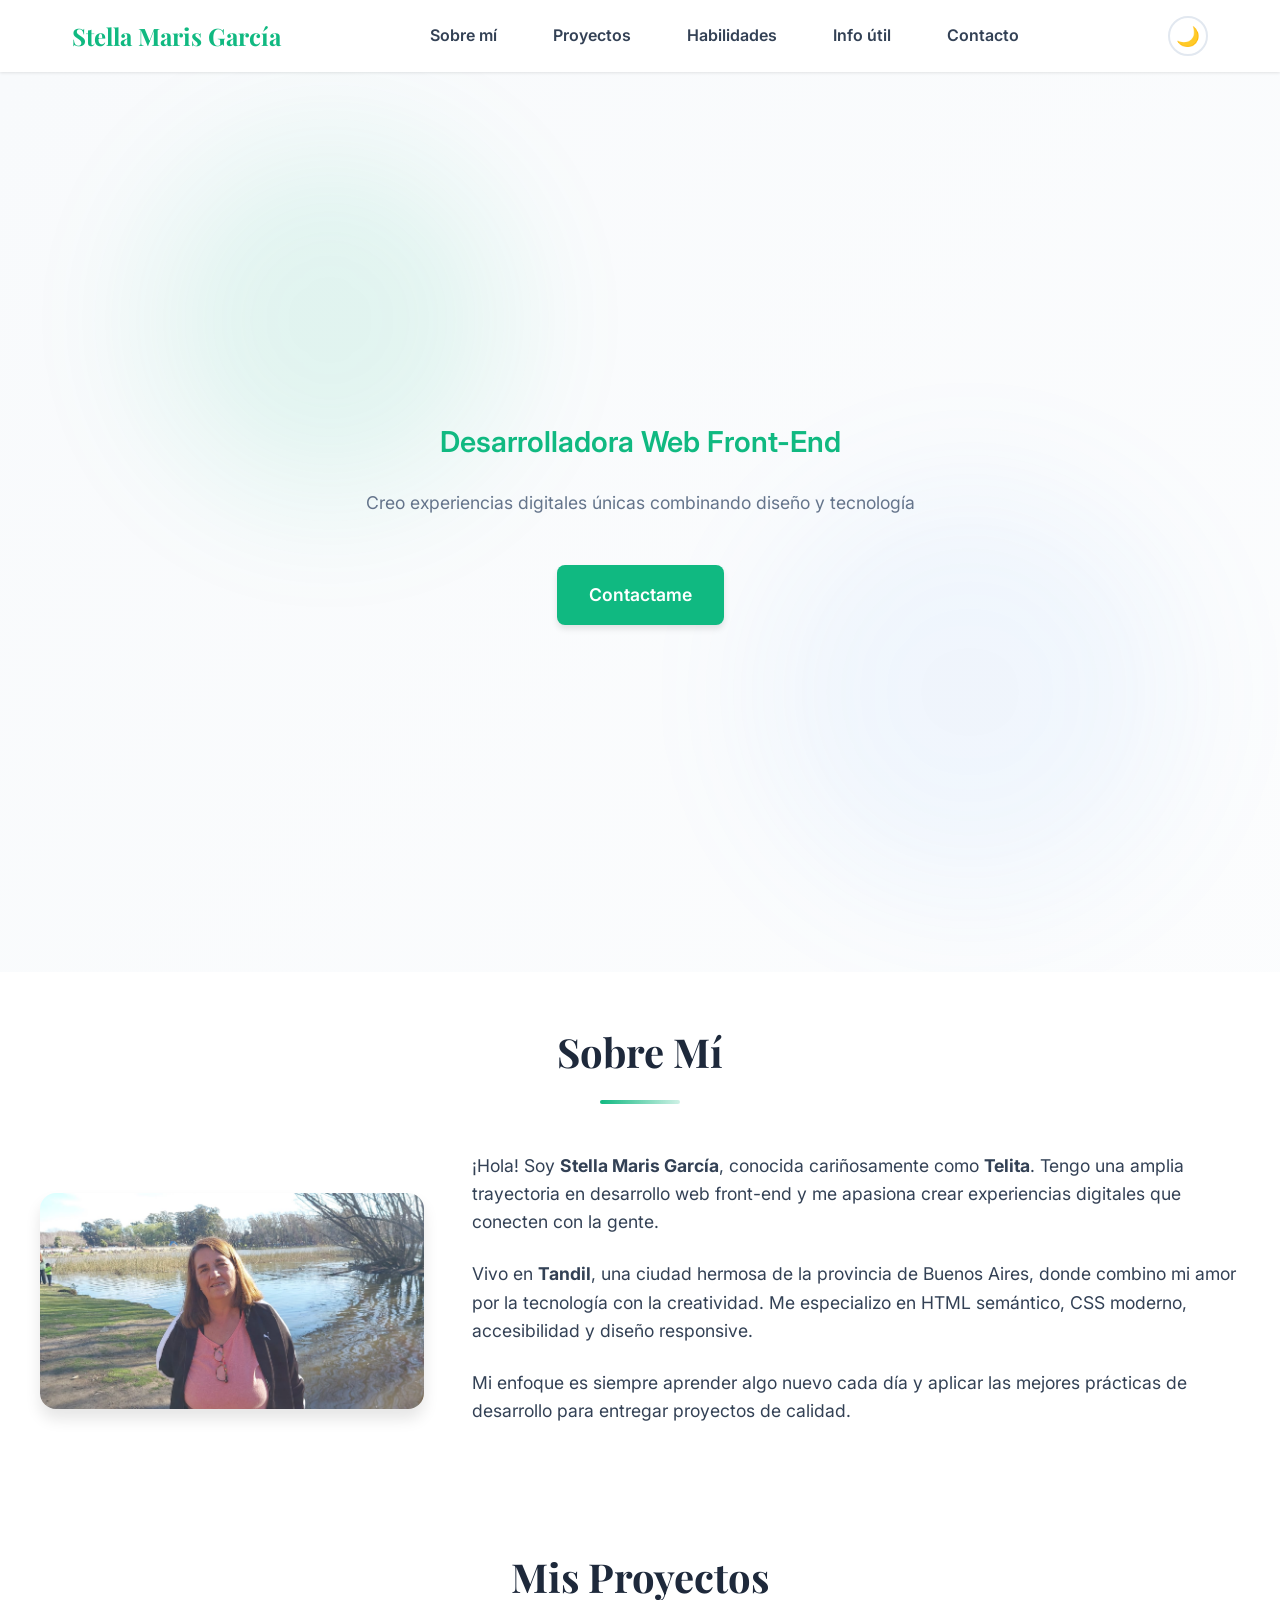
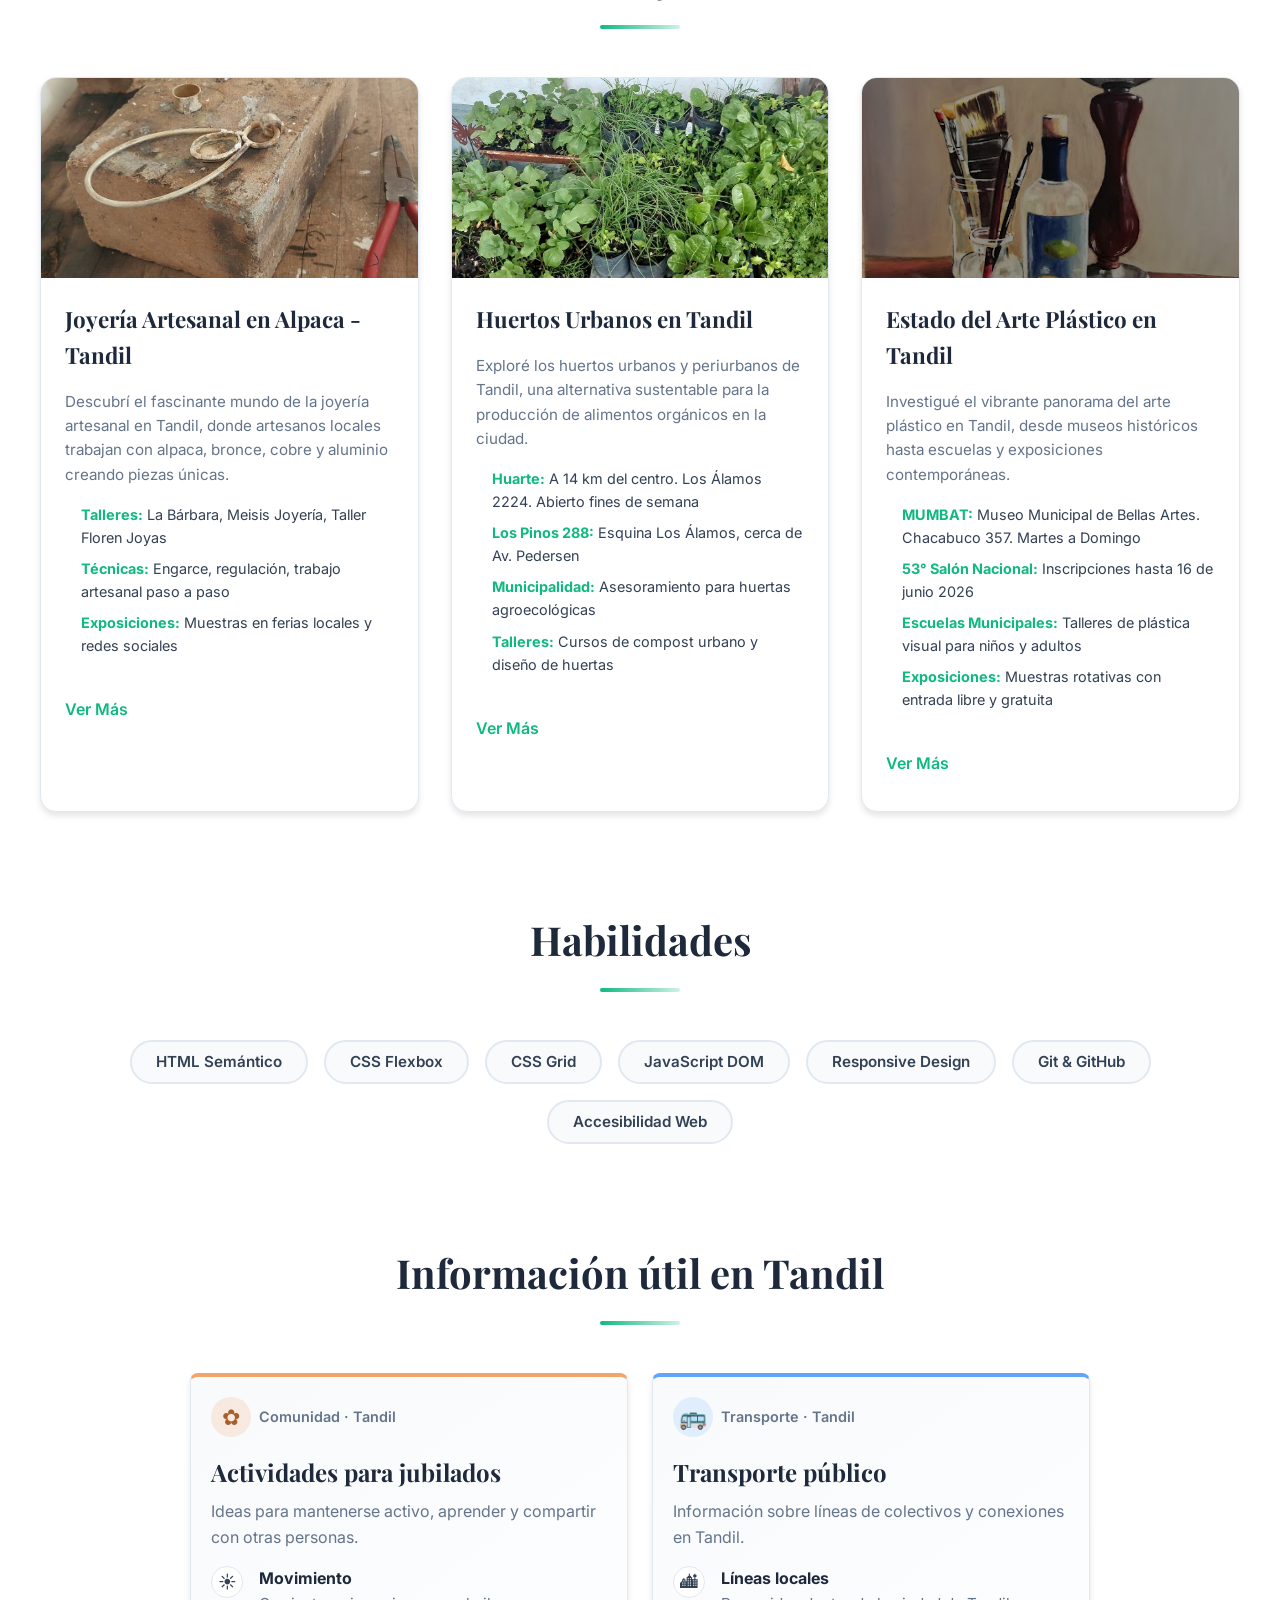
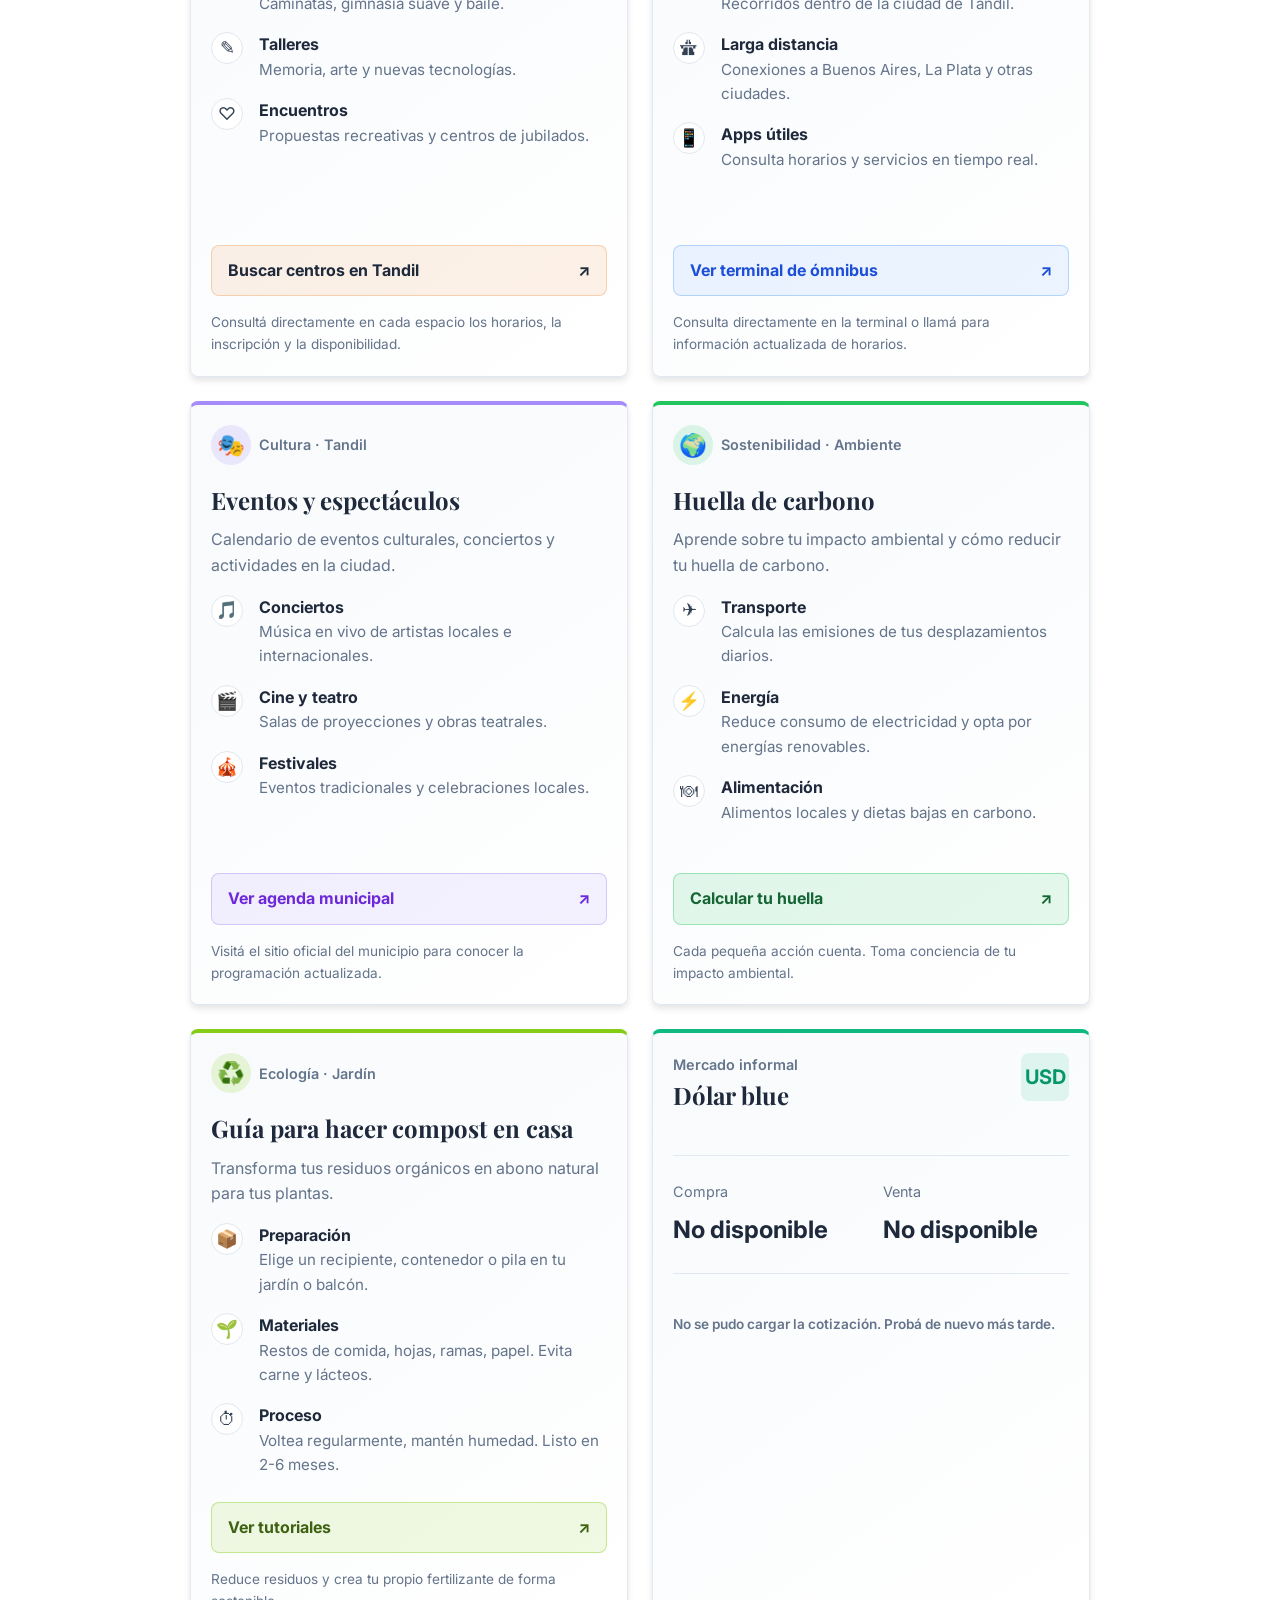
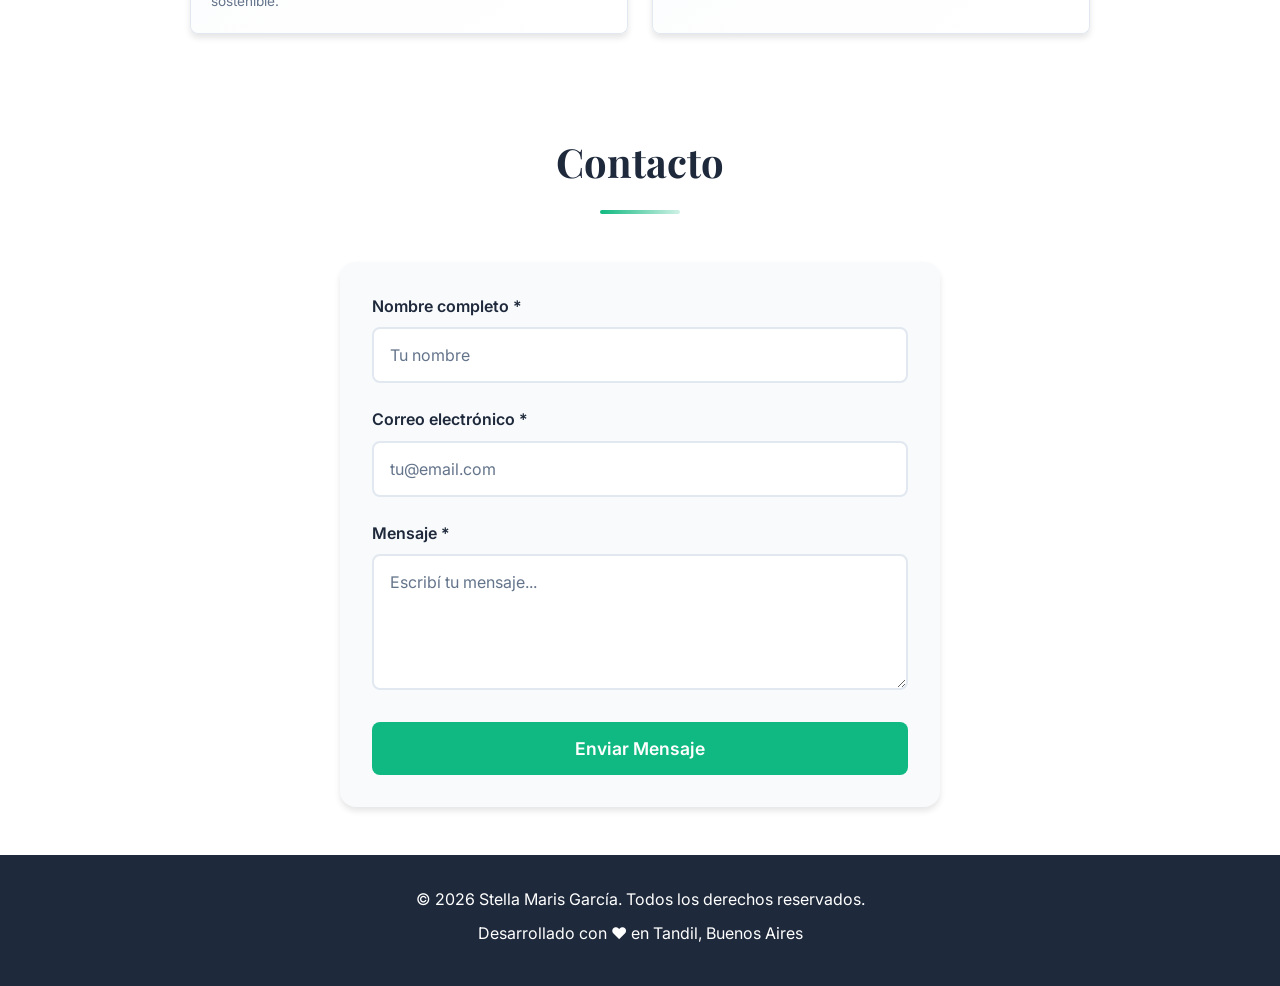
<file: index.html>
<!DOCTYPE html>
<html lang="es">
<head>
  <meta charset="UTF-8">
  <meta name="viewport" content="width=device-width, initial-scale=1.0">
  <meta name="description" content="Portfolio de Stella Maris García - Desarrolladora Web Front-End en Tandil">
  <title>Mi Portfolio — Stella García</title>
  <link rel="stylesheet" href="styles.css">
  <!-- Google Fonts -->
  <link rel="preconnect" href="https://fonts.googleapis.com">
  <link rel="preconnect" href="https://fonts.gstatic.com" crossorigin>
  <link href="https://fonts.googleapis.com/css2?family=Inter:wght@400;600;700&family=Playfair+Display:wght@700&display=swap" rel="stylesheet">
</head>
<body>
  <header>
    <nav class="navbar">
      <a href="#" class="logo">Stella Maris García</a>
      <ul class="nav-links">
        <li><a href="#sobre-mi">Sobre mí</a></li>
        <li><a href="#proyectos">Proyectos</a></li>
        <li><a href="#habilidades">Habilidades</a></li>
        <li><a href="#info-util">Info útil</a></li>
        <li><a href="#contacto">Contacto</a></li>
      </ul>
      <button id="toggle-tema" aria-label="Cambiar tema">🌙</button>
    </nav>
  </header>

  <main>
    <section id="hero">
      <div class="hero-content">
        <p class="hero-subtitle">Desarrolladora Web Front-End</p>
        <p class="hero-description">Creo experiencias digitales únicas combinando diseño y tecnología</p>
        <a href="#contacto" class="btn-cta">Contactame</a>
      </div>
    </section>

    <section id="sobre-mi" class="section">
      <div class="container">
        <h2 class="section-title">Sobre Mí</h2>
        <div class="sobre-mi-content">
          <div class="sobre-mi-image">
            <img src="img/2026-09-15T09_10_55.jpg" alt="Stella Maris García junto al lago de Tandil en un día soleado" class="profile-img">
          </div>
          <div class="sobre-mi-text">
            <p>¡Hola! Soy <strong>Stella Maris García</strong>, conocida cariñosamente como <strong>Telita</strong>. Tengo una amplia trayectoria en desarrollo web front-end y me apasiona crear experiencias digitales que conecten con la gente.</p>
            <p>Vivo en <strong>Tandil</strong>, una ciudad hermosa de la provincia de Buenos Aires, donde combino mi amor por la tecnología con la creatividad. Me especializo en HTML semántico, CSS moderno, accesibilidad y diseño responsive.</p>
            <p>Mi enfoque es siempre aprender algo nuevo cada día y aplicar las mejores prácticas de desarrollo para entregar proyectos de calidad.</p>
          </div>
        </div>
      </div>
    </section>

    <section id="proyectos" class="section">
      <div class="container">
        <h2 class="section-title">Mis Proyectos</h2>
        <div class="proyectos-grid">
          
          <!-- Proyecto 1: Joyería Artesanal -->
          <article class="tarjeta-proyecto">
            <div class="proyecto-imagen">
              <img src="img/colgante.jpeg" alt="Joyería artesanal en alpaca con diseños únicos hechos a mano">
            </div>
            <div class="proyecto-content">
              <h3>Joyería Artesanal en Alpaca - Tandil</h3>
              <p>Descubrí el fascinante mundo de la joyería artesanal en Tandil, donde artesanos locales trabajan con alpaca, bronce, cobre y aluminio creando piezas únicas.</p>
              <ul class="proyecto-details">
                <li><strong>Talleres:</strong> La Bárbara, Meisis Joyería, Taller Floren Joyas</li>
                <li><strong>Técnicas:</strong> Engarce, regulación, trabajo artesanal paso a paso</li>
                <li><strong>Exposiciones:</strong> Muestras en ferias locales y redes sociales</li>
              </ul>
              <a href="#" class="btn-proyecto">Ver Más</a>
            </div>
          </article>

          <!-- Proyecto 2: Huertos Urbanos -->
          <article class="tarjeta-proyecto">
            <div class="proyecto-imagen">
              <img src="img/almacigo2.jpg" alt="Huerto urbano con vegetales orgánicos en Tandil">
            </div>
            <div class="proyecto-content">
              <h3>Huertos Urbanos en Tandil</h3>
              <p>Exploré los huertos urbanos y periurbanos de Tandil, una alternativa sustentable para la producción de alimentos orgánicos en la ciudad.</p>
              <ul class="proyecto-details">
                <li><strong>Huarte:</strong> A 14 km del centro. Los Álamos 2224. Abierto fines de semana</li>
                <li><strong>Los Pinos 288:</strong> Esquina Los Álamos, cerca de Av. Pedersen</li>
                <li><strong>Municipalidad:</strong> Asesoramiento para huertas agroecológicas</li>
                <li><strong>Talleres:</strong> Cursos de compost urbano y diseño de huertas</li>
              </ul>
              <a href="#" class="btn-proyecto">Ver Más</a>
            </div>
          </article>
         <!-- Proyecto 3: Arte Plástico -->
          <article class="tarjeta-proyecto">
            <div class="proyecto-imagen">
              <img src="img/cuadro.jpg" alt="Naturaleza muerta con frutas, botellas, pinceles y un jarrón sobre una mesa de madera frente a una pared cálida">
            </div>
            <div class="proyecto-content">
              <h3>Estado del Arte Plástico en Tandil</h3>
              <p>Investigué el vibrante panorama del arte plástico en Tandil, desde museos históricos hasta escuelas y exposiciones contemporáneas.</p>
              <ul class="proyecto-details">
                <li><strong>MUMBAT:</strong> Museo Municipal de Bellas Artes. Chacabuco 357. Martes a Domingo</li>
                <li><strong>53° Salón Nacional:</strong> Inscripciones hasta 16 de junio 2026</li>
                <li><strong>Escuelas Municipales:</strong> Talleres de plástica visual para niños y adultos</li>
                <li><strong>Exposiciones:</strong> Muestras rotativas con entrada libre y gratuita</li>
              </ul>
              <a href="#" class="btn-proyecto">Ver Más</a>
            </div>
          </article>
      </div>
    </section>

    <section id="habilidades" class="section">
      <div class="container">
        <h2 class="section-title">Habilidades</h2>
        <div class="habilidades-content">
          <div class="habilidades-tags">
            <span class="tag">HTML Semántico</span>
            <span class="tag">CSS Flexbox</span>
            <span class="tag">CSS Grid</span>
            <span class="tag">JavaScript DOM</span>
            <span class="tag">Responsive Design</span>
            <span class="tag">Git & GitHub</span>
            <span class="tag">Accesibilidad Web</span>
          </div>
        </div>
      </div>
    </section>

    <section id="info-util" class="section">
      <div class="container">
        <h2 class="section-title">Información útil en Tandil</h2>
        <div class="informacion-util-grid">
          <article class="actividades-card" aria-labelledby="actividades-titulo">
            <div class="actividades-card-header">
              <span class="actividades-icono" aria-hidden="true">✿</span>
              <p class="actividades-etiqueta">Comunidad · Tandil</p>
            </div>
            <h3 id="actividades-titulo">Actividades para jubilados</h3>
            <p class="actividades-intro">Ideas para mantenerse activo, aprender y compartir con otras personas.</p>
            <ul class="actividades-lista">
              <li><span aria-hidden="true">☀</span><div><strong>Movimiento</strong><p>Caminatas, gimnasia suave y baile.</p></div></li>
              <li><span aria-hidden="true">✎</span><div><strong>Talleres</strong><p>Memoria, arte y nuevas tecnologías.</p></div></li>
              <li><span aria-hidden="true">♡</span><div><strong>Encuentros</strong><p>Propuestas recreativas y centros de jubilados.</p></div></li>
            </ul>
            <a class="actividades-enlace" href="https://www.google.com/maps/search/centros+de+jubilados+en+Tandil" target="_blank" rel="noopener noreferrer">
              Buscar centros en Tandil <span aria-hidden="true">↗</span>
            </a>
            <p class="actividades-nota">Consultá directamente en cada espacio los horarios, la inscripción y la disponibilidad.</p>
          </article>

          <article class="transporte-card" aria-labelledby="transporte-titulo">
            <div class="transporte-card-header">
              <span class="transporte-icono" aria-hidden="true">🚌</span>
              <p class="transporte-etiqueta">Transporte · Tandil</p>
            </div>
            <h3 id="transporte-titulo">Transporte público</h3>
            <p class="transporte-intro">Información sobre líneas de colectivos y conexiones en Tandil.</p>
            <ul class="transporte-lista">
              <li><span aria-hidden="true">🏙</span><div><strong>Líneas locales</strong><p>Recorridos dentro de la ciudad de Tandil.</p></div></li>
              <li><span aria-hidden="true">🛣</span><div><strong>Larga distancia</strong><p>Conexiones a Buenos Aires, La Plata y otras ciudades.</p></div></li>
              <li><span aria-hidden="true">📱</span><div><strong>Apps útiles</strong><p>Consulta horarios y servicios en tiempo real.</p></div></li>
            </ul>
            <a class="transporte-enlace" href="https://www.google.com/maps/search/terminal+de+ómnibus+Tandil" target="_blank" rel="noopener noreferrer">
              Ver terminal de ómnibus <span aria-hidden="true">↗</span>
            </a>
            <p class="transporte-nota">Consulta directamente en la terminal o llamá para información actualizada de horarios.</p>
          </article>

          <article class="cultura-card" aria-labelledby="cultura-titulo">
            <div class="cultura-card-header">
              <span class="cultura-icono" aria-hidden="true">🎭</span>
              <p class="cultura-etiqueta">Cultura · Tandil</p>
            </div>
            <h3 id="cultura-titulo">Eventos y espectáculos</h3>
            <p class="cultura-intro">Calendario de eventos culturales, conciertos y actividades en la ciudad.</p>
            <ul class="cultura-lista">
              <li><span aria-hidden="true">🎵</span><div><strong>Conciertos</strong><p>Música en vivo de artistas locales e internacionales.</p></div></li>
              <li><span aria-hidden="true">🎬</span><div><strong>Cine y teatro</strong><p>Salas de proyecciones y obras teatrales.</p></div></li>
              <li><span aria-hidden="true">🎪</span><div><strong>Festivales</strong><p>Eventos tradicionales y celebraciones locales.</p></div></li>
            </ul>
            <a class="cultura-enlace" href="https://www.tandil.gob.ar" target="_blank" rel="noopener noreferrer">
              Ver agenda municipal <span aria-hidden="true">↗</span>
            </a>
            <p class="cultura-nota">Visitá el sitio oficial del municipio para conocer la programación actualizada.</p>
          </article>

          <article class="huella-carbono-card" aria-labelledby="huella-titulo">
            <div class="huella-carbono-card-header">
              <span class="huella-carbono-icono" aria-hidden="true">🌍</span>
              <p class="huella-carbono-etiqueta">Sostenibilidad · Ambiente</p>
            </div>
            <h3 id="huella-titulo">Huella de carbono</h3>
            <p class="huella-carbono-intro">Aprende sobre tu impacto ambiental y cómo reducir tu huella de carbono.</p>
            <ul class="huella-carbono-lista">
              <li><span aria-hidden="true">✈</span><div><strong>Transporte</strong><p>Calcula las emisiones de tus desplazamientos diarios.</p></div></li>
              <li><span aria-hidden="true">⚡</span><div><strong>Energía</strong><p>Reduce consumo de electricidad y opta por energías renovables.</p></div></li>
              <li><span aria-hidden="true">🍽</span><div><strong>Alimentación</strong><p>Alimentos locales y dietas bajas en carbono.</p></div></li>
            </ul>
            <a class="huella-carbono-enlace" href="https://www.carbonfootprint.com/calculator.html" target="_blank" rel="noopener noreferrer">
              Calcular tu huella <span aria-hidden="true">↗</span>
            </a>
            <p class="huella-carbono-nota">Cada pequeña acción cuenta. Toma conciencia de tu impacto ambiental.</p>
          </article>

          <article class="compost-card" aria-labelledby="compost-titulo">
            <div class="compost-card-header">
              <span class="compost-icono" aria-hidden="true">♻️</span>
              <p class="compost-etiqueta">Ecología · Jardín</p>
            </div>
            <h3 id="compost-titulo">Guía para hacer compost en casa</h3>
            <p class="compost-intro">Transforma tus residuos orgánicos en abono natural para tus plantas.</p>
            <ul class="compost-lista">
              <li><span aria-hidden="true">📦</span><div><strong>Preparación</strong><p>Elige un recipiente, contenedor o pila en tu jardín o balcón.</p></div></li>
              <li><span aria-hidden="true">🌱</span><div><strong>Materiales</strong><p>Restos de comida, hojas, ramas, papel. Evita carne y lácteos.</p></div></li>
              <li><span aria-hidden="true">⏱</span><div><strong>Proceso</strong><p>Voltea regularmente, mantén humedad. Listo en 2-6 meses.</p></div></li>
            </ul>
            <a class="compost-enlace" href="https://www.youtube.com/results?search_query=tutorial+compost+casero" target="_blank" rel="noopener noreferrer">
              Ver tutoriales <span aria-hidden="true">↗</span>
            </a>
            <p class="compost-nota">Reduce residuos y crea tu propio fertilizante de forma sostenible.</p>
          </article>

          <article class="cotizacion-card" aria-labelledby="cotizacion-titulo">
            <div class="cotizacion-card-header">
              <div>
                <p class="cotizacion-etiqueta">Mercado informal</p>
                <h3 id="cotizacion-titulo">Dólar blue</h3>
              </div>
              <span class="cotizacion-moneda" aria-hidden="true">USD</span>
            </div>
            <div class="cotizacion-valores" aria-live="polite">
              <div class="cotizacion-valor">
                <span>Compra</span>
                <strong id="cotizacion-compra">Cargando...</strong>
              </div>
              <div class="cotizacion-valor">
                <span>Venta</span>
                <strong id="cotizacion-venta">Cargando...</strong>
              </div>
            </div>
            <p id="cotizacion-actualizacion" class="cotizacion-actualizacion">Consultando cotización...</p>
          </article>
        </div>
      </div>
    </section>

    <section id="contacto" class="section">
      <div class="container">
        <h2 class="section-title">Contacto</h2>
        <form id="form-contacto" class="contacto-form" novalidate>
          <div class="form-group">
            <label for="nombre">Nombre completo *</label>
            <input type="text" id="nombre" name="nombre" placeholder="Tu nombre" required>
          </div>
          
          <div class="form-group">
            <label for="email">Correo electrónico *</label>
            <input type="email" id="email" name="email" placeholder="tu@email.com" required>
          </div>
          
          <div class="form-group">
            <label for="mensaje">Mensaje *</label>
            <textarea id="mensaje" name="mensaje" rows="5" placeholder="Escribí tu mensaje..." required></textarea>
          </div>
          
          <button type="submit" class="btn-submit">Enviar Mensaje</button>
        </form>
      </div>
    </section>
  </main>

  <footer>
    <div class="container">
      <p>© 2026 Stella Maris García. Todos los derechos reservados.</p>
      <p>Desarrollado con ❤️ en Tandil, Buenos Aires</p>
    </div>
  </footer>

  <script src="script.js"></script>
</body>
</html>
</file>
<file: styles.css>
/* ===== VARIABLES CSS ===== */
:root {
  /* Colores - Modo Claro */
  --color-primario: #10b981;
  --color-primario-oscuro: #059669;
  --color-secundario: #1e293b;
  --color-fondo: #ffffff;
  --color-fondo-alt: #f8fafc;
  --color-texto: #334155;
  --color-texto-claro: #64748b;
  --color-borde: #e2e8f0;
  
  /* Tipografía */
  --font-principal: 'Inter', sans-serif;
  --font-titulos: 'Playfair Display', serif;
  
  /* Espaciado */
  --espaciado-xs: 0.5rem;
  --espaciado-sm: 1rem;
  --espaciado-md: 1.5rem;
  --espaciado-lg: 2rem;
  --espaciado-xl: 3rem;
  
  /* Sombras */
  --sombra-suave: 0 1px 3px rgba(0, 0, 0, 0.1);
  --sombra-media: 0 4px 6px rgba(0, 0, 0, 0.1);
  --sombra-fuerte: 0 10px 15px rgba(0, 0, 0, 0.1);
  
  /* Transiciones */
  --transicion-rapida: 0.2s ease;
  --transicion-media: 0.3s ease;
}

/* ===== KEYFRAMES ===== */
@keyframes float {
  0% {
    transform: translateY(0px) translateX(0px);
  }
  50% {
    transform: translateY(-18px) translateX(8px);
  }
  100% {
    transform: translateY(12px) translateX(-10px);
  }
}

@keyframes pulseGlow {
  0%, 100% {
    box-shadow: 0 0 0 rgba(16, 185, 129, 0.2);
  }
  50% {
    box-shadow: 0 0 25px rgba(16, 185, 129, 0.28);
  }
}

@keyframes fadeUp {
  from {
    opacity: 0;
    transform: translateY(20px);
  }
  to {
    opacity: 1;
    transform: translateY(0);
  }
}

@keyframes shine {
  0% {
    transform: translateX(-150%) skewX(-20deg);
    opacity: 0;
  }
  20% {
    opacity: 1;
  }
  100% {
    transform: translateX(180%) skewX(-20deg);
    opacity: 0;
  }
}

@keyframes gradientShift {
  0% {
    background-position: 0% 50%;
  }
  100% {
    background-position: 100% 50%;
  }
}

/* ===== MODO OSCURO ===== */
body.dark-mode {
  --color-primario: #34d399;
  --color-primario-oscuro: #10b981;
  --color-secundario: #f1f5f9;
  --color-fondo: #1a1a2e;
  --color-fondo-alt: #16213e;
  --color-texto: #e0e0e0;
  --color-texto-claro: #94a3b8;
  --color-borde: #334155;
  --sombra-suave: 0 1px 3px rgba(0, 0, 0, 0.3);
  --sombra-media: 0 4px 6px rgba(0, 0, 0, 0.3);
  --sombra-fuerte: 0 10px 15px rgba(0, 0, 0, 0.4);
}

/* ===== RESET Y BASE ===== */
* {
  margin: 0;
  padding: 0;
  box-sizing: border-box;
}

html {
  scroll-behavior: smooth;
  font-size: 16px;
}

body {
  font-family: var(--font-principal);
  background-color: var(--color-fondo);
  color: var(--color-texto);
  line-height: 1.6;
  transition: background-color var(--transicion-media), color var(--transicion-media);
}

img {
  max-width: 100%;
  height: auto;
  display: block;
}

a {
  text-decoration: none;
  color: inherit;
}

ul {
  list-style: none;
}

/* ===== NAVEGACIÓN ===== */
header {
  position: sticky;
  top: 0;
  z-index: 1000;
  background-color: rgba(255, 255, 255, 0.8);
  backdrop-filter: blur(8px);
  box-shadow: var(--sombra-suave);
  transition: box-shadow var(--transicion-media), background-color var(--transicion-media);
}

.navbar {
  display: flex;
  justify-content: space-between;
  align-items: center;
  padding: var(--espaciado-sm) var(--espaciado-lg);
  max-width: 1200px;
  margin: 0 auto;
}

.logo {
  font-family: var(--font-titulos);
  font-size: 1.5rem;
  font-weight: 700;
  color: var(--color-primario);
  transition: color var(--transicion-rapida), transform var(--transicion-rapida);
}

.logo:hover {
  color: var(--color-primario-oscuro);
  transform: translateY(-1px);
}

.nav-links {
  display: flex;
  gap: var(--espaciado-md);
}

.nav-links a {
  font-weight: 600;
  color: var(--color-texto);
  padding: var(--espaciado-xs) var(--espaciado-sm);
  border-radius: 0.5rem;
  transition: all var(--transicion-rapida);
  position: relative;
}

.nav-links a::after {
  content: '';
  position: absolute;
  left: 50%;
  bottom: 0;
  width: 0;
  height: 2px;
  background-color: var(--color-primario);
  transition: all var(--transicion-rapida);
  transform: translateX(-50%);
}

.nav-links a:hover {
  color: var(--color-primario);
  background-color: var(--color-fondo-alt);
}

.nav-links a:hover::after {
  width: 70%;
}

#toggle-tema {
  background: none;
  border: 2px solid var(--color-borde);
  border-radius: 50%;
  width: 2.5rem;
  height: 2.5rem;
  font-size: 1.2rem;
  cursor: pointer;
  transition: all var(--transicion-rapida);
  display: flex;
  align-items: center;
  justify-content: center;
}

#toggle-tema:hover {
  border-color: var(--color-primario);
  transform: scale(1.12) rotate(12deg);
  animation: pulseGlow 1.8s ease-in-out infinite;
}

/* ===== HERO SECTION ===== */
#hero {
  position: relative;
  min-height: 100vh;
  display: flex;
  align-items: center;
  justify-content: center;
  background: linear-gradient(135deg, var(--color-fondo-alt) 0%, var(--color-fondo) 100%);
  background-size: 200% 200%;
  animation: gradientShift 10s ease infinite alternate;
  padding: var(--espaciado-xl);
  text-align: center;
  overflow: hidden;
}

#hero::before,
#hero::after {
  content: '';
  position: absolute;
  border-radius: 50%;
  filter: blur(70px);
  opacity: 0.35;
  z-index: 0;
}

#hero::before {
  width: 22rem;
  height: 22rem;
  background: rgba(16, 185, 129, 0.3);
  top: 8%;
  left: 12%;
  animation: float 11s ease-in-out infinite alternate;
}

#hero::after {
  width: 26rem;
  height: 26rem;
  background: rgba(96, 165, 250, 0.2);
  right: 8%;
  bottom: 8%;
  animation: float 14s ease-in-out infinite alternate-reverse;
}

.hero-content {
  position: relative;
  z-index: 1;
  display: flex;
  flex-direction: column;
  align-items: center;
  gap: var(--espaciado-md);
}

#hero h1 {
  font-family: var(--font-titulos);
  font-size: clamp(2.5rem, 5vw, 4rem);
  color: var(--color-secundario);
  margin-bottom: var(--espaciado-xs);
  animation: fadeUp 0.8s ease-out both;
}

.hero-subtitle {
  font-size: clamp(1.2rem, 2.5vw, 1.8rem);
  color: var(--color-primario);
  font-weight: 600;
  animation: fadeUp 1.1s ease-out both;
}

.hero-description {
  font-size: 1.1rem;
  color: var(--color-texto-claro);
  max-width: 600px;
  margin-bottom: var(--espaciado-md);
  animation: fadeUp 1.25s ease-out both;
}

.btn-cta {
  position: relative;
  display: inline-block;
  background-color: var(--color-primario);
  color: white;
  padding: var(--espaciado-sm) var(--espaciado-lg);
  border-radius: 0.5rem;
  font-weight: 600;
  font-size: 1.1rem;
  transition: all var(--transicion-media);
  box-shadow: var(--sombra-media);
  overflow: hidden;
  isolation: isolate;
  animation: fadeUp 1.4s ease-out both;
}

.btn-cta::before {
  content: '';
  position: absolute;
  inset: 0;
  background: linear-gradient(120deg, transparent 20%, rgba(255, 255, 255, 0.5) 50%, transparent 80%);
  transform: translateX(-150%) skewX(-20deg);
  animation: shine 3.2s ease-in-out infinite;
}

.btn-cta:hover {
  background-color: var(--color-primario-oscuro);
  transform: translateY(-3px) scale(1.01);
  box-shadow: 0 12px 24px rgba(16, 185, 129, 0.25);
}

/* ===== INFORMACIÓN ÚTIL ===== */
.informacion-util-grid {
  display: grid;
  grid-template-columns: repeat(2, minmax(0, 1fr));
  grid-auto-rows: 1fr;
  align-items: stretch;
  gap: var(--espaciado-md);
  max-width: 900px;
  margin: 0 auto;
}

.cotizacion-card,
.actividades-card,
.transporte-card,
.cultura-card,
.huella-carbono-card,
.compost-card {
  display: flex;
  flex-direction: column;
  height: 100%;
  padding: 1.25rem;
  background: linear-gradient(145deg, var(--color-fondo-alt), var(--color-fondo));
  border: 1px solid var(--color-borde);
  border-radius: 0.5rem;
  box-shadow: var(--sombra-media);
  transition: all var(--transicion-media), transform var(--transicion-media), box-shadow var(--transicion-media);
}

.cotizacion-card:hover,
.actividades-card:hover,
.transporte-card:hover,
.cultura-card:hover,
.huella-carbono-card:hover,
.compost-card:hover {
  transform: translateY(-5px);
  box-shadow: var(--sombra-fuerte);
}

.cotizacion-card {
  border-top: 4px solid var(--color-primario);
}

.cotizacion-card-header {
  display: flex;
  align-items: flex-start;
  gap: var(--espaciado-md);
  margin-bottom: var(--espaciado-sm);
}

.cotizacion-card-header div {
  flex: 1;
}

.cotizacion-card-header h3 {
  color: var(--color-secundario);
  font-family: var(--font-titulos);
  font-size: 1.5rem;
  margin: 0;
}

.cotizacion-etiqueta,
.cotizacion-actualizacion,
.actividades-etiqueta,
.transporte-etiqueta,
.cultura-etiqueta,
.huella-carbono-etiqueta,
.compost-etiqueta {
  color: var(--color-texto-claro);
  font-size: 0.9rem;
  font-weight: 600;
  margin: 0;
}

.cotizacion-moneda {
  color: var(--color-primario-oscuro);
  font-size: 1.25rem;
  font-weight: 700;
  display: flex;
  align-items: center;
  justify-content: center;
  width: 3rem;
  height: 3rem;
  background-color: rgba(16, 185, 129, 0.12);
  border-radius: 0.5rem;
  flex-shrink: 0;
}

.cotizacion-valores {
  display: grid;
  grid-template-columns: 1fr 1fr;
  gap: var(--espaciado-md);
  margin: var(--espaciado-md) 0;
  padding: var(--espaciado-md) 0;
  border-top: 1px solid var(--color-borde);
  border-bottom: 1px solid var(--color-borde);
}

.cotizacion-valor {
  display: flex;
  flex-direction: column;
  gap: var(--espaciado-xs);
}

.cotizacion-valor span {
  color: var(--color-texto-claro);
  font-size: 0.9rem;
}

.cotizacion-valor strong {
  color: var(--color-secundario);
  font-size: 1.5rem;
}

.actividades-card {
  border-top: 4px solid #f0a66a;
}

.actividades-card-header,
.transporte-card-header,
.cultura-card-header,
.huella-carbono-card-header,
.compost-card-header {
  display: flex;
  align-items: center;
  gap: var(--espaciado-xs);
  margin-bottom: var(--espaciado-sm);
}

.actividades-icono,
.transporte-icono,
.cultura-icono,
.huella-carbono-icono,
.compost-icono {
  display: grid;
  width: 2.5rem;
  height: 2.5rem;
  place-items: center;
  border-radius: 50%;
  font-size: 1.4rem;
}

.actividades-icono {
  color: #a85f2a;
  background-color: rgba(240, 166, 106, 0.2);
}

.actividades-card h3,
.transporte-card h3,
.cultura-card h3,
.huella-carbono-card h3,
.compost-card h3 {
  color: var(--color-secundario);
  font-family: var(--font-titulos);
  font-size: 1.5rem;
  margin-bottom: var(--espaciado-xs);
}

.actividades-intro,
.transporte-intro,
.cultura-intro,
.huella-carbono-intro,
.compost-intro {
  color: var(--color-texto-claro);
  margin-bottom: var(--espaciado-sm);
}

.actividades-lista,
.transporte-lista,
.cultura-lista,
.huella-carbono-lista,
.compost-lista {
  display: grid;
  gap: var(--espaciado-sm);
  margin-bottom: var(--espaciado-md);
}

.actividades-lista li,
.transporte-lista li,
.cultura-lista li,
.huella-carbono-lista li,
.compost-lista li {
  display: flex;
  align-items: flex-start;
  gap: var(--espaciado-sm);
}

.actividades-lista li > span,
.transporte-lista li > span,
.cultura-lista li > span,
.huella-carbono-lista li > span,
.compost-lista li > span {
  display: grid;
  flex: 0 0 2rem;
  width: 2rem;
  height: 2rem;
  place-items: center;
  background-color: var(--color-fondo);
  border: 1px solid var(--color-borde);
  border-radius: 50%;
  font-size: 1.1rem;
}

.actividades-lista strong,
.transporte-lista strong,
.cultura-lista strong,
.huella-carbono-lista strong,
.compost-lista strong {
  color: var(--color-secundario);
}

.actividades-lista p,
.transporte-lista p,
.cultura-lista p,
.huella-carbono-lista p,
.compost-lista p {
  color: var(--color-texto-claro);
  font-size: 0.95rem;
}

.actividades-enlace,
.transporte-enlace,
.cultura-enlace,
.huella-carbono-enlace,
.compost-enlace {
  display: flex;
  align-items: center;
  justify-content: space-between;
  gap: var(--espaciado-xs);
  margin-top: auto;
  padding: 0.75rem 1rem;
  border-radius: 0.5rem;
  font-weight: 700;
  transition: background-color var(--transicion-rapida), transform var(--transicion-rapida), box-shadow var(--transicion-rapida);
}

.actividades-enlace {
  color: var(--color-secundario);
  background-color: rgba(240, 166, 106, 0.16);
  border: 1px solid rgba(240, 166, 106, 0.45);
}

.actividades-enlace:hover {
  background-color: rgba(240, 166, 106, 0.28);
  transform: translateY(-2px);
  box-shadow: 0 8px 16px rgba(240, 166, 106, 0.18);
}

.transporte-card {
  border-top: 4px solid #60a5fa;
}

.transporte-icono {
  color: #2563eb;
  background-color: rgba(96, 165, 250, 0.16);
}

.transporte-enlace {
  color: #1d4ed8;
  background-color: rgba(96, 165, 250, 0.12);
  border: 1px solid rgba(96, 165, 250, 0.4);
}

.transporte-enlace:hover {
  background-color: rgba(96, 165, 250, 0.2);
  transform: translateY(-2px);
  box-shadow: 0 8px 16px rgba(96, 165, 250, 0.18);
}

.cultura-card {
  border-top: 4px solid #a78bfa;
}

.cultura-icono {
  color: #7c3aed;
  background-color: rgba(167, 139, 250, 0.18);
}

.cultura-enlace {
  color: #6d28d9;
  background-color: rgba(167, 139, 250, 0.12);
  border: 1px solid rgba(167, 139, 250, 0.4);
}

.cultura-enlace:hover {
  background-color: rgba(167, 139, 250, 0.2);
  transform: translateY(-2px);
  box-shadow: 0 8px 16px rgba(167, 139, 250, 0.17);
}

.huella-carbono-card {
  border-top: 4px solid #22c55e;
}

.huella-carbono-icono {
  color: #15803d;
  background-color: rgba(34, 197, 94, 0.14);
}

.huella-carbono-enlace {
  color: #166534;
  background-color: rgba(34, 197, 94, 0.12);
  border: 1px solid rgba(34, 197, 94, 0.38);
}

.huella-carbono-enlace:hover {
  background-color: rgba(34, 197, 94, 0.2);
  transform: translateY(-2px);
  box-shadow: 0 8px 16px rgba(34, 197, 94, 0.18);
}

.compost-card {
  border-top: 4px solid #84cc16;
}

.compost-icono {
  color: #4d7c0f;
  background-color: rgba(132, 204, 22, 0.16);
}

.compost-enlace {
  color: #3f6212;
  background-color: rgba(132, 204, 22, 0.12);
  border: 1px solid rgba(132, 204, 22, 0.4);
}

.compost-enlace:hover {
  background-color: rgba(132, 204, 22, 0.2);
  transform: translateY(-2px);
  box-shadow: 0 8px 16px rgba(132, 204, 22, 0.18);
}

.actividades-nota,
.transporte-nota,
.cultura-nota,
.huella-carbono-nota,
.compost-nota {
  margin-top: var(--espaciado-sm);
  color: var(--color-texto-claro);
  font-size: 0.85rem;
}

.cotizacion-actualizacion {
  margin-top: var(--espaciado-sm);
  color: var(--color-texto-claro);
  font-size: 0.85rem;
}

/* ===== SECCIONES GENERALES ===== */
.section {
  padding: var(--espaciado-xl) var(--espaciado-lg);
  opacity: 1;
  transition: opacity 0.6s ease, transform 0.6s ease;
}

.container {
  max-width: 1200px;
  margin: 0 auto;
}

.section-title {
  font-family: var(--font-titulos);
  font-size: clamp(2rem, 4vw, 2.5rem);
  text-align: center;
  margin-bottom: var(--espaciado-xl);
  color: var(--color-secundario);
  position: relative;
  animation: fadeUp 0.7s ease-out both;
}

.section-title::after {
  content: '';
  display: block;
  width: 80px;
  height: 4px;
  background: linear-gradient(90deg, var(--color-primario), rgba(16, 185, 129, 0.2));
  margin: var(--espaciado-sm) auto 0;
  border-radius: 2px;
  transition: width 0.3s ease;
}

.section-title:hover::after {
  width: 110px;
}

/* ===== SOBRE MÍ ===== */
.sobre-mi-content {
  display: flex;
  gap: var(--espaciado-xl);
  align-items: center;
  flex-wrap: wrap;
}

.sobre-mi-image {
  flex: 1;
  min-width: 280px;
  max-width: 400px;
}

.profile-img {
  width: 100%;
  border-radius: 1rem;
  box-shadow: var(--sombra-fuerte);
  transition: transform var(--transicion-media), box-shadow var(--transicion-media), filter var(--transicion-media);
}

.profile-img:hover {
  transform: scale(1.02);
  box-shadow: 0 20px 30px rgba(16, 185, 129, 0.15);
}

.sobre-mi-text {
  flex: 2;
  min-width: 300px;
  font-size: 1.1rem;
}

.sobre-mi-text p {
  margin-bottom: var(--espaciado-md);
}

/* ===== PROYECTOS ===== */
.proyectos-grid {
  display: flex;
  flex-wrap: wrap;
  gap: var(--espaciado-lg);
  justify-content: center;
}

.tarjeta-proyecto {
  flex: 1 1 280px;
  max-width: 400px;
  background-color: var(--color-fondo);
  border-radius: 1rem;
  overflow: hidden;
  box-shadow: var(--sombra-media);
  transition: all var(--transicion-media);
  border: 1px solid var(--color-borde);
}

.tarjeta-proyecto:hover {
  transform: translateY(-8px);
  box-shadow: var(--sombra-fuerte);
  border-color: var(--color-primario);
}

.proyecto-imagen {
  width: 100%;
  height: 200px;
  overflow: hidden;
}

.proyecto-imagen img {
  width: 100%;
  height: 100%;
  object-fit: cover;
  transition: transform var(--transicion-media), filter var(--transicion-media);
}

.tarjeta-proyecto:hover .proyecto-imagen img {
  transform: scale(1.1);
  filter: saturate(1.05);
}

.proyecto-content {
  padding: var(--espaciado-md);
}

.proyecto-content h3 {
  font-family: var(--font-titulos);
  font-size: 1.4rem;
  margin-bottom: var(--espaciado-sm);
  color: var(--color-secundario);
}

.proyecto-content p {
  color: var(--color-texto-claro);
  margin-bottom: var(--espaciado-sm);
  font-size: 0.95rem;
}

.proyecto-details {
  margin: var(--espaciado-sm) 0;
  padding-left: var(--espaciado-sm);
}

.proyecto-details li {
  margin-bottom: var(--espaciado-xs);
  font-size: 0.9rem;
  color: var(--color-texto);
}

.proyecto-details li strong {
  color: var(--color-primario);
}

.btn-proyecto {
  display: inline-block;
  margin-top: var(--espaciado-sm);
  color: var(--color-primario);
  font-weight: 600;
  padding: var(--espaciado-xs) 0;
  border-bottom: 2px solid transparent;
  transition: border-color var(--transicion-rapida), transform var(--transicion-rapida);
}

.btn-proyecto:hover {
  border-bottom-color: var(--color-primario);
  transform: translateX(3px);
}

/* ===== HABILIDADES ===== */
.habilidades-tags {
  display: flex;
  flex-wrap: wrap;
  gap: var(--espaciado-sm);
  justify-content: center;
}

.tag {
  display: inline-block;
  background-color: var(--color-fondo-alt);
  color: var(--color-texto);
  padding: var(--espaciado-xs) var(--espaciado-md);
  border-radius: 2rem;
  font-weight: 600;
  font-size: 0.95rem;
  border: 2px solid var(--color-borde);
  transition: all var(--transicion-rapida);
  will-change: transform;
}

.tag:hover {
  background-color: var(--color-primario);
  color: white;
  border-color: var(--color-primario);
  transform: translateY(-2px) scale(1.02);
  box-shadow: 0 8px 14px rgba(16, 185, 129, 0.18);
}

/* ===== FORMULARIO DE CONTACTO ===== */
.contacto-form {
  max-width: 600px;
  margin: 0 auto;
  background-color: var(--color-fondo-alt);
  padding: var(--espaciado-lg);
  border-radius: 1rem;
  box-shadow: var(--sombra-media);
  transition: box-shadow var(--transicion-media), transform var(--transicion-media);
}

.contacto-form:hover {
  box-shadow: var(--sombra-fuerte);
  transform: translateY(-2px);
}

.form-group {
  margin-bottom: var(--espaciado-md);
}

.form-group label {
  display: block;
  margin-bottom: var(--espaciado-xs);
  font-weight: 600;
  color: var(--color-secundario);
}

.form-group input,
.form-group textarea {
  width: 100%;
  padding: var(--espaciado-sm);
  border: 2px solid var(--color-borde);
  border-radius: 0.5rem;
  font-family: var(--font-principal);
  font-size: 1rem;
  background-color: var(--color-fondo);
  color: var(--color-texto);
  transition: all var(--transicion-rapida);
}

.form-group input:focus,
.form-group textarea:focus {
  outline: none;
  border-color: var(--color-primario);
  box-shadow: 0 0 0 3px rgba(16, 185, 129, 0.1);
  transform: translateY(-1px);
}

.form-group input::placeholder,
.form-group textarea::placeholder {
  color: var(--color-texto-claro);
}

.btn-submit {
  width: 100%;
  padding: var(--espaciado-sm);
  background-color: var(--color-primario);
  color: white;
  border: none;
  border-radius: 0.5rem;
  font-family: var(--font-principal);
  font-size: 1.1rem;
  font-weight: 600;
  cursor: pointer;
  transition: all var(--transicion-media);
}

.btn-submit:hover {
  background-color: var(--color-primario-oscuro);
  transform: translateY(-2px);
  box-shadow: var(--sombra-media);
}

/* ===== FOOTER ===== */
footer {
  background-color: var(--color-secundario);
  color: var(--color-fondo);
  text-align: center;
  padding: var(--espaciado-lg);
}

footer p {
  margin-bottom: var(--espaciado-xs);
}

/* ===== RESPONSIVE DESIGN ===== */
/* Tablet */
@media (max-width: 560px) {
  .informacion-util-grid {
    grid-template-columns: 1fr;
  }
}

@media (max-width: 768px) {
  .navbar {
    flex-direction: column;
    gap: var(--espaciado-sm);
  }
  
  .nav-links {
    flex-wrap: wrap;
    justify-content: center;
    gap: var(--espaciado-sm);
  }
  
  .proyectos-grid {
    flex-direction: column;
    align-items: center;
  }
  
  .tarjeta-proyecto {
    max-width: 100%;
    width: 100%;
  }
  
  .sobre-mi-content {
    flex-direction: column;
  }
  
  .sobre-mi-image,
  .sobre-mi-text {
    max-width: 100%;
  }
}

/* Móvil */
@media (max-width: 480px) {
  html {
    font-size: 14px;
  }
  
  .navbar {
    padding: var(--espaciado-sm);
  }
  
  .logo {
    font-size: 1.2rem;
  }
  
  .nav-links {
    font-size: 0.9rem;
  }
  
  #hero h1 {
    font-size: 2rem;
  }
  
  .hero-subtitle {
    font-size: 1.2rem;
  }
  
  .section {
    padding: var(--espaciado-lg) var(--espaciado-sm);
  }
  
  .section-title {
    font-size: 1.8rem;
  }
  
  .proyecto-content h3 {
    font-size: 1.2rem;
  }
  
  .contacto-form {
    padding: var(--espaciado-md);
  }

  .cotizacion-card,
  .actividades-card,
  .transporte-card,
  .cultura-card,
  .huella-carbono-card,
  .compost-card {
    padding: var(--espaciado-md);
  }

  .cotizacion-valor strong {
    font-size: 1.25rem;
  }
  
  .tag {
    font-size: 0.85rem;
    padding: var(--espaciado-xs) var(--espaciado-sm);
  }
}

/* Accesibilidad - Focus visible */
:focus-visible {
  outline: 3px solid var(--color-primario);
  outline-offset: 2px;
}

/* Reducir movimiento para usuarios que lo prefieran */
@media (prefers-reduced-motion: reduce) {
  *,
  *::before,
  *::after {
    animation-duration: 0.01ms !important;
    animation-iteration-count: 1 !important;
    transition-duration: 0.01ms !important;
    scroll-behavior: auto !important;
  }
  
  html {
    scroll-behavior: auto;
  }
}
</file>
